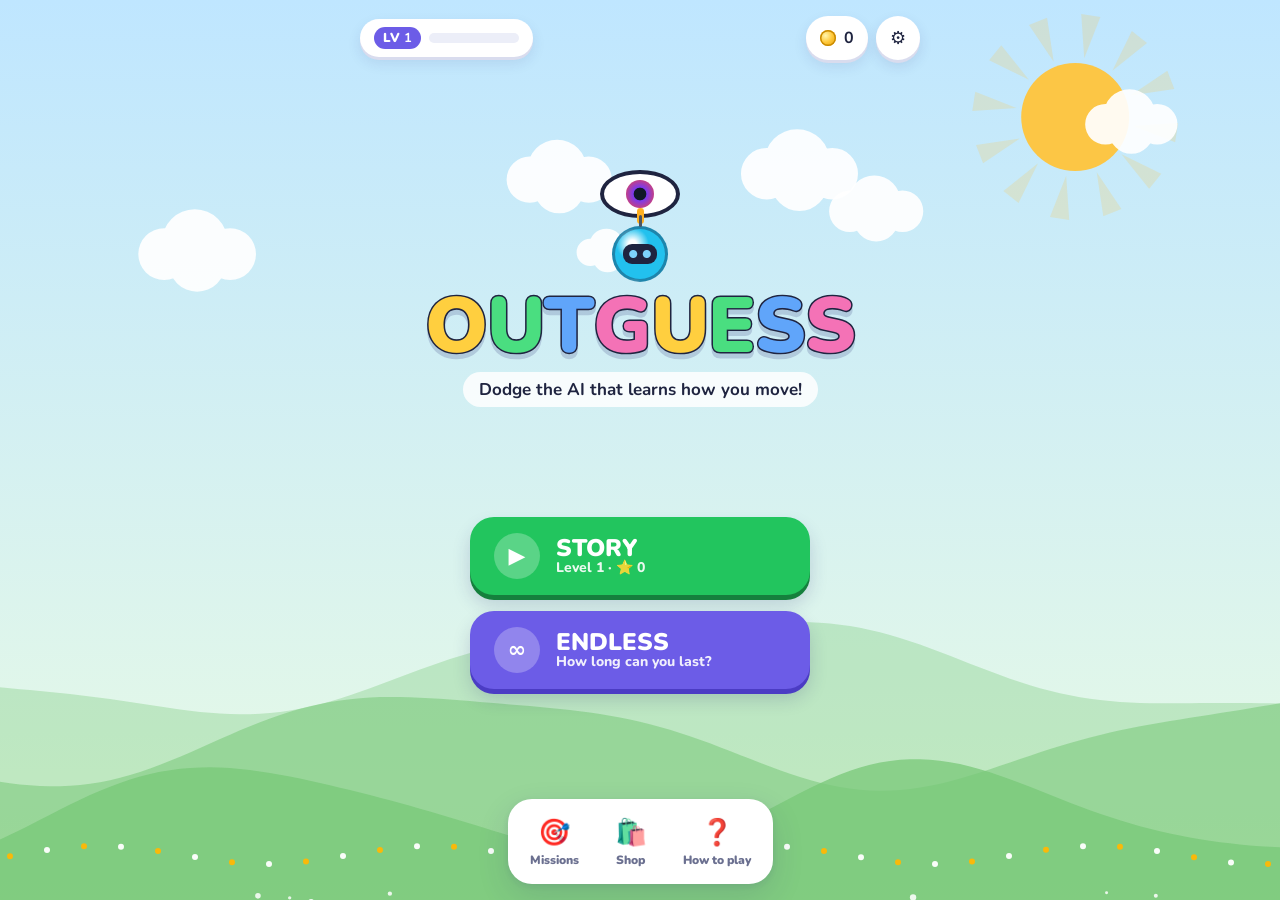
<file: index.html>
<!doctype html>
<html lang="en">
  <head>
    <meta charset="UTF-8" />
    <meta name="viewport" content="width=device-width, initial-scale=1, maximum-scale=1, user-scalable=no, viewport-fit=cover" />
    <meta name="theme-color" content="#bfe6ff" />
    <title>OUTGUESS: Can you fool the AI?</title>
    <meta name="description" content="A free browser game: an AI learns how you move and shoots where it thinks you'll go. Surprise it, dodge its lasers, collect gems." />
    <meta property="og:title" content="OUTGUESS: Can you fool the AI?" />
    <meta property="og:description" content="An AI learns how you move and shoots where it thinks you'll go. 50 levels, free in your browser, no login." />
    <meta property="og:image" content="https://bhupendra05.github.io/outguess/og.png" />
    <meta property="og:image:width" content="1200" />
    <meta property="og:image:height" content="627" />
    <meta property="og:url" content="https://bhupendra05.github.io/outguess/" />
    <meta property="og:type" content="website" />
    <meta name="twitter:card" content="summary_large_image" />
    <script type="module" crossorigin src="./assets/index-EPT1eIA_.js"></script>
  </head>
  <body>
    <canvas id="game"></canvas>

    <!-- IN-GAME HUD -->
    <div id="hud" class="hidden">
      <div class="hud-top">
        <div class="hearts" id="hud-hearts"></div>
        <div class="hud-stats">
          <span class="pill"><em>⏱️</em><b id="hud-time">0:00</b></span>
          <span class="pill"><em>💎</em><b id="hud-gems">0</b></span>
          <span class="pill"><em>🧠</em><b id="hud-fooled">0</b></span>
          <span class="pill score"><em>⭐</em><b id="hud-score">0</b></span>
        </div>
        <button id="hud-pause" class="round-btn" aria-label="Pause">❚❚</button>
      </div>
      <div class="goal hidden" id="hud-goal">
        <span id="hud-goal-text">💎 Gems</span>
        <span class="goal-bar"><i id="hud-goal-bar"></i></span>
        <b id="hud-goal-num">0/3</b>
      </div>
      <div class="combo hidden" id="hud-combo">COMBO ×2</div>
    </div>

    <!-- TUTORIAL COACH -->
    <div id="coach" class="hidden" role="status">
      <div class="coach-bot">🤖</div>
      <div>
        <span class="coach-step"></span>
        <p class="coach-text"></p>
      </div>
    </div>

    <!-- HOME -->
    <section id="home" class="screen">
      <header class="topbar">
        <div class="chip level-chip"><span class="lvl">LV <b id="m-level">1</b></span><span class="bar"><i id="m-level-bar"></i></span></div>
        <div class="row tight">
          <button class="chip" id="m-coins-btn"><i class="coin"></i><b id="m-coins">0</b></button>
          <button class="round-btn" id="open-settings" aria-label="Settings">⚙️</button>
        </div>
      </header>

      <div class="logo pop">
        <div class="mascot"><div class="eye-mini"></div><div class="pip"></div></div>
        <h1 class="title"><span>O</span><span>U</span><span>T</span><span>G</span><span>U</span><span>E</span><span>S</span><span>S</span></h1>
        <p class="tagline">Dodge the AI that learns how you move!</p>
      </div>

      <div class="home-buttons">
        <button id="play-story" class="btn big primary pop d1">
          <span class="btn-icon">▶</span>
          <span class="btn-text">STORY<small id="m-story-sub">Level 1</small></span>
        </button>
        <button id="play-endless" class="btn big secondary pop d2">
          <span class="btn-icon">∞</span>
          <span class="btn-text">ENDLESS<small id="m-endless-sub">Best 0</small></span>
        </button>
      </div>

      <nav class="bottom-nav pop d3">
        <button id="open-missions"><span>🎯</span>Missions<em id="m-missions-badge" class="badge hidden">!</em></button>
        <button id="open-shop"><span>🛍️</span>Shop</button>
        <button id="open-guide"><span>❓</span>How to play</button>
      </nav>
    </section>

    <!-- STORY MAP -->
    <section id="map" class="screen scroll">
      <header class="sub-header">
        <button class="round-btn back" aria-label="Back">←</button>
        <h2>Story</h2>
        <span class="chip"><em>⭐</em><b id="map-stars">0</b></span>
      </header>
      <div id="map-list" class="map-list"></div>
    </section>

    <!-- LEVEL INTRO -->
    <section id="intro" class="screen">
      <div class="card intro-card pop">
        <p class="kicker" id="i-chapter">Chapter 1 · Sunny Meadow</p>
        <div id="i-story" class="story hidden"></div>
        <h2 id="i-title">Level 1</h2>
        <canvas id="i-board" width="360" height="200"></canvas>
        <p class="shape-name" id="i-shape">Hexagon board</p>
        <div class="goal-box"><span id="i-goal-icon">💎</span><b id="i-goal">Collect 3 gems</b></div>
        <ul class="star-rules">
          <li><span>⭐</span>Finish the goal</li>
          <li><span>⭐⭐</span>Lose at most 1 life</li>
          <li><span>⭐⭐⭐</span>Don't get hit at all</li>
        </ul>
        <button id="i-play" class="btn primary wide">PLAY ▶</button>
        <button class="link back">Back to map</button>
      </div>
    </section>

    <!-- WIN -->
    <section id="win" class="screen">
      <div class="card result-card">
        <p class="kicker" id="w-level">Level 1</p>
        <h2 class="win-title">Level Complete!</h2>
        <div class="stars" id="w-stars"><span>★</span><span>★</span><span>★</span></div>
        <div class="proof" id="w-proof"></div>
        <p class="reward-line" id="w-coins"></p>
        <button id="w-next" class="btn primary wide">NEXT LEVEL ▶</button>
        <div class="row">
          <button id="w-replay" class="btn ghost">↻ Replay</button>
          <button id="w-map" class="btn ghost">🗺️ Map</button>
        </div>
      </div>
    </section>

    <!-- LOSE (story) -->
    <section id="lose" class="screen">
      <div class="card result-card">
        <p class="kicker" id="l-level">Level 1</p>
        <h2 class="lose-title">Out of lives!</h2>
        <p class="sub" id="l-progress">You collected 2 of 3 gems</p>
        <div class="proof" id="l-proof"></div>
        <p class="taunt" id="l-taunt"></p>
        <button id="l-revive" class="btn gold wide hidden">❤️ Extra life (watch ad)</button>
        <button id="l-retry" class="btn primary wide">TRY AGAIN ↻</button>
        <button id="l-map" class="btn ghost">🗺️ Map</button>
      </div>
    </section>

    <!-- GAME OVER (endless) -->
    <section id="over" class="screen scroll">
      <div class="card result-card">
        <h2 class="lose-title">Game Over</h2>
        <p class="sub" id="o-why">The AI caught you — out of lives!</p>
        <div class="big-score"><span id="o-score">0</span><small>SCORE</small></div>
        <p class="best" id="o-best"></p>
        <div class="proof" id="o-proof"></div>
        <p class="taunt" id="o-taunt"></p>
        <div class="coins-box">
          <ul id="o-lines"></ul>
          <div class="total"><span>Coins earned</span><b><i class="coin"></i> <span id="o-total">0</span></b></div>
          <div class="level"><span class="lvl">LV <b id="o-level">1</b></span><span class="bar"><i id="o-level-bar"></i></span><span id="o-levelup" class="levelup hidden">LEVEL UP!</span></div>
        </div>
        <div class="row">
          <button id="revive" class="btn gold hidden">❤️ Extra life (ad)</button>
          <button id="double" class="btn gold hidden">✖2 Coins (ad)</button>
        </div>
        <button id="again" class="btn primary wide">PLAY AGAIN ↻</button>
        <div class="row">
          <button id="share" class="btn ghost">📤 Share</button>
          <button id="home-btn" class="btn ghost">🏠 Home</button>
        </div>
        <p class="toast hidden" id="toast"></p>
      </div>
    </section>

    <!-- PAUSE -->
    <section id="paused" class="screen">
      <div class="card small-card pop">
        <h2>Paused</h2>
        <button id="resume" class="btn primary wide">RESUME ▶</button>
        <button id="p-sound" class="btn ghost wide">🔊 Sound: On</button>
        <button id="quit" class="btn ghost wide">End game</button>
      </div>
    </section>

    <!-- SETTINGS -->
    <section id="settings" class="screen">
      <div class="card small-card pop">
        <h2>Settings</h2>
        <div class="set-row"><span>🔊 Sound effects</span><button class="switch" id="mute" role="switch"><i></i></button></div>
        <div class="set-row"><span>🎵 Music</span><button class="switch" id="music" role="switch"><i></i></button></div>
        <div class="set-row"><span>📳 Vibration</span><button class="switch" id="vibe" role="switch"><i></i></button></div>
        <div class="set-row"><span>🧠 AI memory</span><button id="wipe" class="btn ghost small">Reset</button></div>
        <button class="btn primary wide back">DONE</button>
      </div>
    </section>

    <!-- HOW TO PLAY -->
    <section id="guide" class="screen">
      <div class="card guide-card pop" id="g-card">
        <p class="kicker" id="g-kicker">How to play</p>
        <div class="art" id="g-art"></div>
        <h2 id="g-title"></h2>
        <p id="g-text"></p>
        <div class="dots" id="g-dots"></div>
        <div class="row">
          <button id="g-prev" class="btn ghost">◀</button>
          <button id="g-next" class="btn primary">NEXT</button>
        </div>
      </div>
    </section>

    <!-- MISSIONS -->
    <section id="missions" class="screen scroll">
      <header class="sub-header">
        <button class="round-btn back" aria-label="Back">←</button>
        <h2>Missions</h2>
        <span></span>
      </header>
      <p class="sub">Complete missions to earn bonus coins</p>
      <ul id="mission-list" class="list"></ul>
    </section>

    <!-- SHOP -->
    <section id="shop" class="screen scroll">
      <header class="sub-header">
        <button class="round-btn back" aria-label="Back">←</button>
        <h2>Shop</h2>
        <span class="chip"><i class="coin"></i><b id="s-coins">0</b></span>
      </header>
      <div class="tabs" id="shop-tabs">
        <button data-tab="carpets">Boards</button>
        <button data-tab="skins">Robots</button>
        <button data-tab="worlds">Worlds</button>
      </div>
      <p class="sub" id="shop-hint"></p>
      <div id="shop-grid" class="shop-grid"></div>
    </section>

    <!-- DAILY REWARD -->
    <section id="daily" class="screen">
      <div class="card small-card pop">
        <p class="kicker">Daily reward</p>
        <h2>Day <span id="d-day">1</span> 🎁</h2>
        <div id="d-strip" class="strip"></div>
        <p class="sub">Come back every day. Day 7 pays the most!</p>
        <button id="d-claim" class="btn gold wide">CLAIM <i class="coin"></i> <span id="d-amt">10</span></button>
      </div>
    </section>

    <div id="flyer" class="flyer hidden"></div>

  </body>
</html>
</file>
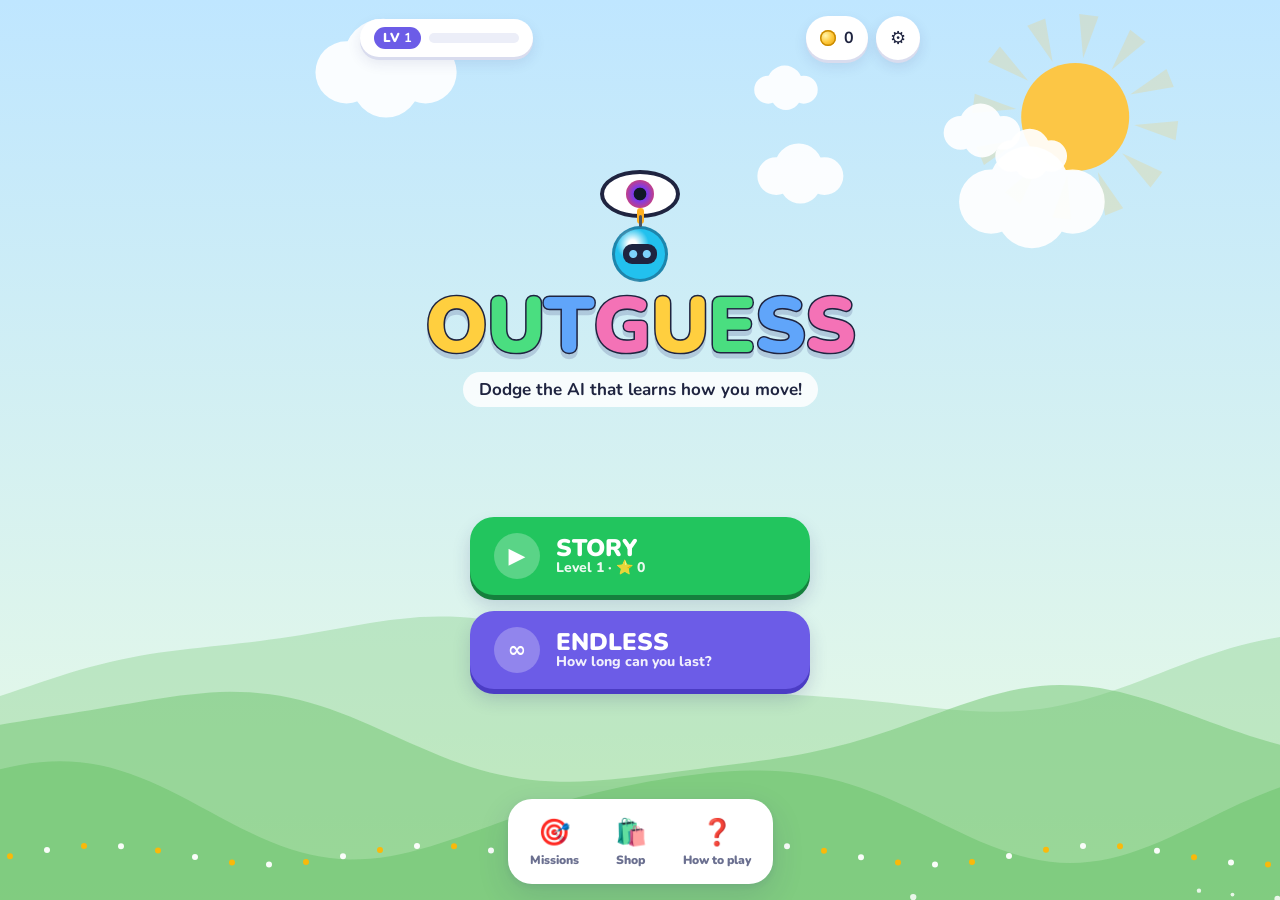
<file: press/cg-build/index.html>
<!doctype html>
<html lang="en">
  <head>
    <meta charset="UTF-8" />
    <meta name="viewport" content="width=device-width, initial-scale=1, maximum-scale=1, user-scalable=no, viewport-fit=cover" />
    <meta name="theme-color" content="#bfe6ff" />
    <title>OUTGUESS: Can you fool the AI?</title>
    <meta name="description" content="A free browser game: an AI learns how you move and shoots where it thinks you'll go. Surprise it, dodge its lasers, collect gems." />
    <meta property="og:title" content="OUTGUESS: Can you fool the AI?" />
    <meta property="og:description" content="An AI learns how you move and shoots where it thinks you'll go. 50 levels, free in your browser, no login." />
    <meta property="og:image" content="https://bhupendra05.github.io/outguess/og.png" />
    <meta property="og:image:width" content="1200" />
    <meta property="og:image:height" content="627" />
    <meta property="og:url" content="https://bhupendra05.github.io/outguess/" />
    <meta property="og:type" content="website" />
    <meta name="twitter:card" content="summary_large_image" />
    <script type="module" crossorigin src="./assets/index-CMmEZ6H0.js"></script>
    <link rel="stylesheet" crossorigin href="./assets/index-DUHYi4Go.css">
  </head>
  <body>
    <canvas id="game"></canvas>

    <!-- IN-GAME HUD -->
    <div id="hud" class="hidden">
      <div class="hud-top">
        <div class="hearts" id="hud-hearts"></div>
        <div class="hud-stats">
          <span class="pill"><em>⏱️</em><b id="hud-time">0:00</b></span>
          <span class="pill"><em>💎</em><b id="hud-gems">0</b></span>
          <span class="pill"><em>🧠</em><b id="hud-fooled">0</b></span>
          <span class="pill score"><em>⭐</em><b id="hud-score">0</b></span>
        </div>
        <button id="hud-pause" class="round-btn" aria-label="Pause">❚❚</button>
      </div>
      <div class="goal hidden" id="hud-goal">
        <span id="hud-goal-text">💎 Gems</span>
        <span class="goal-bar"><i id="hud-goal-bar"></i></span>
        <b id="hud-goal-num">0/3</b>
      </div>
      <div class="combo hidden" id="hud-combo">COMBO ×2</div>
    </div>

    <!-- TUTORIAL COACH -->
    <div id="coach" class="hidden" role="status">
      <div class="coach-bot">🤖</div>
      <div>
        <span class="coach-step"></span>
        <p class="coach-text"></p>
      </div>
    </div>

    <!-- HOME -->
    <section id="home" class="screen">
      <header class="topbar">
        <div class="chip level-chip"><span class="lvl">LV <b id="m-level">1</b></span><span class="bar"><i id="m-level-bar"></i></span></div>
        <div class="row tight">
          <button class="chip" id="m-coins-btn"><i class="coin"></i><b id="m-coins">0</b></button>
          <button class="round-btn" id="open-settings" aria-label="Settings">⚙️</button>
        </div>
      </header>

      <div class="logo pop">
        <div class="mascot"><div class="eye-mini"></div><div class="pip"></div></div>
        <h1 class="title"><span>O</span><span>U</span><span>T</span><span>G</span><span>U</span><span>E</span><span>S</span><span>S</span></h1>
        <p class="tagline">Dodge the AI that learns how you move!</p>
      </div>

      <div class="home-buttons">
        <button id="play-story" class="btn big primary pop d1">
          <span class="btn-icon">▶</span>
          <span class="btn-text">STORY<small id="m-story-sub">Level 1</small></span>
        </button>
        <button id="play-endless" class="btn big secondary pop d2">
          <span class="btn-icon">∞</span>
          <span class="btn-text">ENDLESS<small id="m-endless-sub">Best 0</small></span>
        </button>
      </div>

      <nav class="bottom-nav pop d3">
        <button id="open-missions"><span>🎯</span>Missions<em id="m-missions-badge" class="badge hidden">!</em></button>
        <button id="open-shop"><span>🛍️</span>Shop</button>
        <button id="open-guide"><span>❓</span>How to play</button>
      </nav>
    </section>

    <!-- STORY MAP -->
    <section id="map" class="screen scroll">
      <header class="sub-header">
        <button class="round-btn back" aria-label="Back">←</button>
        <h2>Story</h2>
        <span class="chip"><em>⭐</em><b id="map-stars">0</b></span>
      </header>
      <div id="map-list" class="map-list"></div>
    </section>

    <!-- LEVEL INTRO -->
    <section id="intro" class="screen">
      <div class="card intro-card pop">
        <p class="kicker" id="i-chapter">Chapter 1 · Sunny Meadow</p>
        <div id="i-story" class="story hidden"></div>
        <h2 id="i-title">Level 1</h2>
        <canvas id="i-board" width="360" height="200"></canvas>
        <p class="shape-name" id="i-shape">Hexagon board</p>
        <div class="goal-box"><span id="i-goal-icon">💎</span><b id="i-goal">Collect 3 gems</b></div>
        <ul class="star-rules">
          <li><span>⭐</span>Finish the goal</li>
          <li><span>⭐⭐</span>Lose at most 1 life</li>
          <li><span>⭐⭐⭐</span>Don't get hit at all</li>
        </ul>
        <button id="i-play" class="btn primary wide">PLAY ▶</button>
        <button class="link back">Back to map</button>
      </div>
    </section>

    <!-- WIN -->
    <section id="win" class="screen">
      <div class="card result-card">
        <p class="kicker" id="w-level">Level 1</p>
        <h2 class="win-title">Level Complete!</h2>
        <div class="stars" id="w-stars"><span>★</span><span>★</span><span>★</span></div>
        <div class="proof" id="w-proof"></div>
        <p class="reward-line" id="w-coins"></p>
        <button id="w-next" class="btn primary wide">NEXT LEVEL ▶</button>
        <div class="row">
          <button id="w-replay" class="btn ghost">↻ Replay</button>
          <button id="w-map" class="btn ghost">🗺️ Map</button>
        </div>
      </div>
    </section>

    <!-- LOSE (story) -->
    <section id="lose" class="screen">
      <div class="card result-card">
        <p class="kicker" id="l-level">Level 1</p>
        <h2 class="lose-title">Out of lives!</h2>
        <p class="sub" id="l-progress">You collected 2 of 3 gems</p>
        <div class="proof" id="l-proof"></div>
        <p class="taunt" id="l-taunt"></p>
        <button id="l-revive" class="btn gold wide hidden">❤️ Extra life (watch ad)</button>
        <button id="l-retry" class="btn primary wide">TRY AGAIN ↻</button>
        <button id="l-map" class="btn ghost">🗺️ Map</button>
      </div>
    </section>

    <!-- GAME OVER (endless) -->
    <section id="over" class="screen scroll">
      <div class="card result-card">
        <h2 class="lose-title">Game Over</h2>
        <p class="sub" id="o-why">The AI caught you — out of lives!</p>
        <div class="big-score"><span id="o-score">0</span><small>SCORE</small></div>
        <p class="best" id="o-best"></p>
        <div class="proof" id="o-proof"></div>
        <p class="taunt" id="o-taunt"></p>
        <div class="coins-box">
          <ul id="o-lines"></ul>
          <div class="total"><span>Coins earned</span><b><i class="coin"></i> <span id="o-total">0</span></b></div>
          <div class="level"><span class="lvl">LV <b id="o-level">1</b></span><span class="bar"><i id="o-level-bar"></i></span><span id="o-levelup" class="levelup hidden">LEVEL UP!</span></div>
        </div>
        <div class="row">
          <button id="revive" class="btn gold hidden">❤️ Extra life (ad)</button>
          <button id="double" class="btn gold hidden">✖2 Coins (ad)</button>
        </div>
        <button id="again" class="btn primary wide">PLAY AGAIN ↻</button>
        <div class="row">
          <button id="share" class="btn ghost">📤 Share</button>
          <button id="home-btn" class="btn ghost">🏠 Home</button>
        </div>
        <p class="toast hidden" id="toast"></p>
      </div>
    </section>

    <!-- PAUSE -->
    <section id="paused" class="screen">
      <div class="card small-card pop">
        <h2>Paused</h2>
        <button id="resume" class="btn primary wide">RESUME ▶</button>
        <button id="p-sound" class="btn ghost wide">🔊 Sound: On</button>
        <button id="quit" class="btn ghost wide">End game</button>
      </div>
    </section>

    <!-- SETTINGS -->
    <section id="settings" class="screen">
      <div class="card small-card pop">
        <h2>Settings</h2>
        <div class="set-row"><span>🔊 Sound effects</span><button class="switch" id="mute" role="switch"><i></i></button></div>
        <div class="set-row"><span>🎵 Music</span><button class="switch" id="music" role="switch"><i></i></button></div>
        <div class="set-row"><span>📳 Vibration</span><button class="switch" id="vibe" role="switch"><i></i></button></div>
        <div class="set-row"><span>🧠 AI memory</span><button id="wipe" class="btn ghost small">Reset</button></div>
        <button class="btn primary wide back">DONE</button>
      </div>
    </section>

    <!-- HOW TO PLAY -->
    <section id="guide" class="screen">
      <div class="card guide-card pop" id="g-card">
        <p class="kicker" id="g-kicker">How to play</p>
        <div class="art" id="g-art"></div>
        <h2 id="g-title"></h2>
        <p id="g-text"></p>
        <div class="dots" id="g-dots"></div>
        <div class="row">
          <button id="g-prev" class="btn ghost">◀</button>
          <button id="g-next" class="btn primary">NEXT</button>
        </div>
      </div>
    </section>

    <!-- MISSIONS -->
    <section id="missions" class="screen scroll">
      <header class="sub-header">
        <button class="round-btn back" aria-label="Back">←</button>
        <h2>Missions</h2>
        <span></span>
      </header>
      <p class="sub">Complete missions to earn bonus coins</p>
      <ul id="mission-list" class="list"></ul>
    </section>

    <!-- SHOP -->
    <section id="shop" class="screen scroll">
      <header class="sub-header">
        <button class="round-btn back" aria-label="Back">←</button>
        <h2>Shop</h2>
        <span class="chip"><i class="coin"></i><b id="s-coins">0</b></span>
      </header>
      <div class="tabs" id="shop-tabs">
        <button data-tab="carpets">Boards</button>
        <button data-tab="skins">Robots</button>
        <button data-tab="worlds">Worlds</button>
      </div>
      <p class="sub" id="shop-hint"></p>
      <div id="shop-grid" class="shop-grid"></div>
    </section>

    <!-- DAILY REWARD -->
    <section id="daily" class="screen">
      <div class="card small-card pop">
        <p class="kicker">Daily reward</p>
        <h2>Day <span id="d-day">1</span> 🎁</h2>
        <div id="d-strip" class="strip"></div>
        <p class="sub">Come back every day. Day 7 pays the most!</p>
        <button id="d-claim" class="btn gold wide">CLAIM <i class="coin"></i> <span id="d-amt">10</span></button>
      </div>
    </section>

    <div id="flyer" class="flyer hidden"></div>

  </body>
</html>
</file>
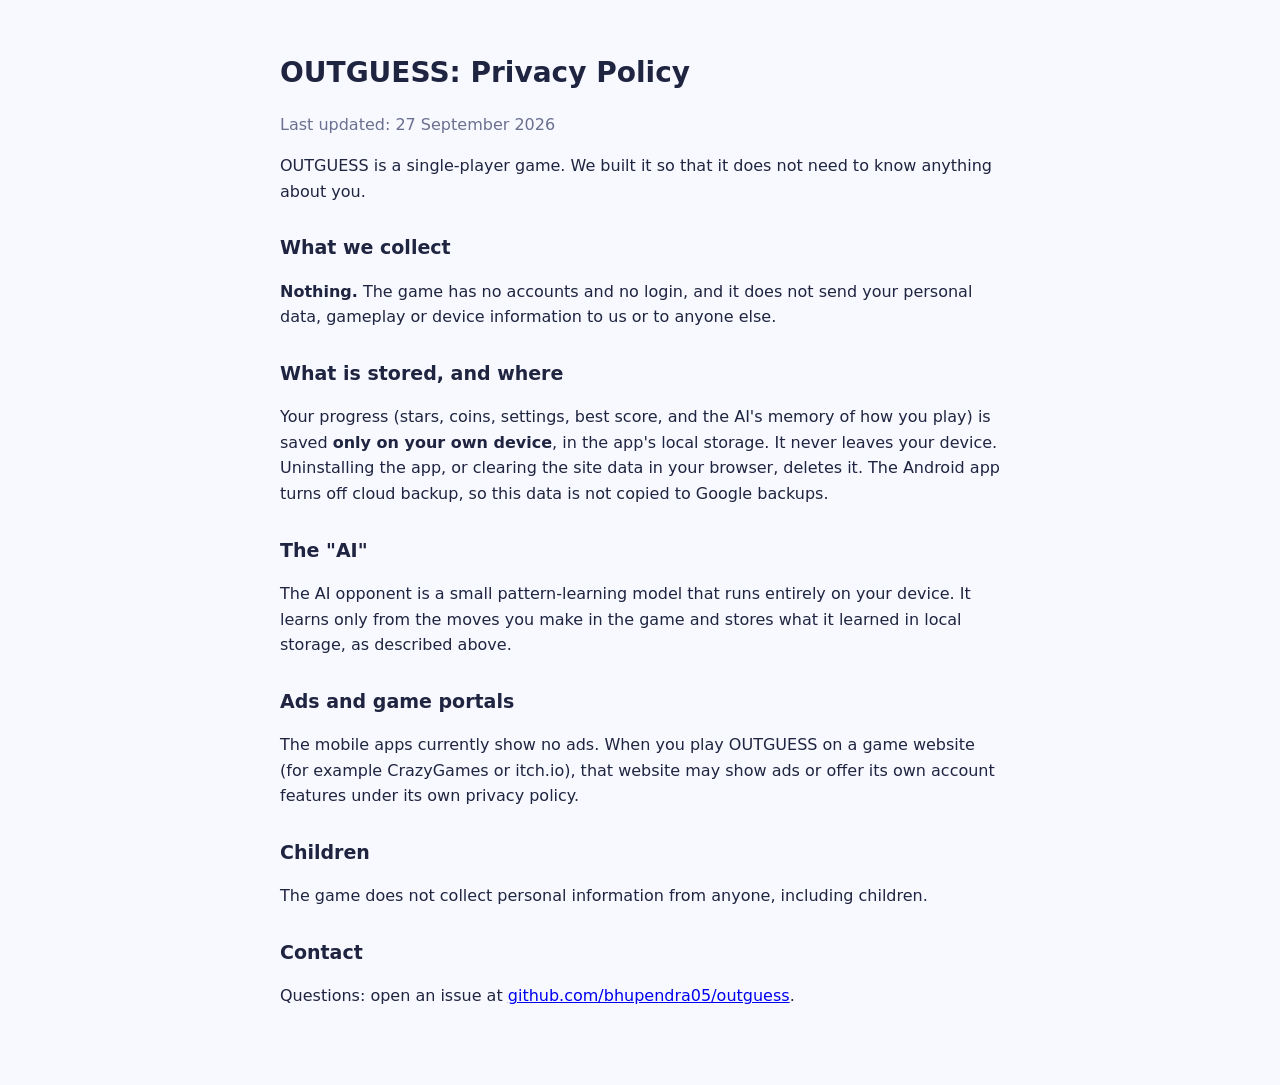
<file: privacy.html>
<!doctype html>
<html lang="en">
<head>
<meta charset="utf-8" />
<meta name="viewport" content="width=device-width, initial-scale=1" />
<title>OUTGUESS: Privacy Policy</title>
<style>
  body { font-family: system-ui, -apple-system, "Segoe UI", sans-serif; max-width: 720px; margin: 0 auto; padding: 32px 20px 60px; line-height: 1.6; color: #1f2440; background: #f7f9ff; }
  h1 { font-size: 28px; margin-bottom: 4px; }
  h2 { font-size: 19px; margin-top: 28px; }
  .muted { color: #6b7090; }
</style>
</head>
<body>
<h1>OUTGUESS: Privacy Policy</h1>
<p class="muted">Last updated: 27 September 2026</p>

<p>OUTGUESS is a single-player game. We built it so that it does not need to know anything about you.</p>

<h2>What we collect</h2>
<p><strong>Nothing.</strong> The game has no accounts and no login, and it does not send your personal data, gameplay or device information to us or to anyone else.</p>

<h2>What is stored, and where</h2>
<p>Your progress (stars, coins, settings, best score, and the AI's memory of how you play) is saved <strong>only on your own device</strong>, in the app's local storage. It never leaves your device. Uninstalling the app, or clearing the site data in your browser, deletes it. The Android app turns off cloud backup, so this data is not copied to Google backups.</p>

<h2>The "AI"</h2>
<p>The AI opponent is a small pattern-learning model that runs entirely on your device. It learns only from the moves you make in the game and stores what it learned in local storage, as described above.</p>

<h2>Ads and game portals</h2>
<p>The mobile apps currently show no ads. When you play OUTGUESS on a game website (for example CrazyGames or itch.io), that website may show ads or offer its own account features under its own privacy policy.</p>

<h2>Children</h2>
<p>The game does not collect personal information from anyone, including children.</p>

<h2>Contact</h2>
<p>Questions: open an issue at <a href="https://github.com/bhupendra05/outguess/issues">github.com/bhupendra05/outguess</a>.</p>
</body>
</html>
</file>
<file: press/cg-build/assets/index-DUHYi4Go.css>
@font-face{font-family:Nunito;font-style:normal;font-display:swap;font-weight:700;src:url(./nunito-latin-700-normal-Dort48En.woff2) format("woff2"),url(./nunito-latin-700-normal-OcDqTBcA.woff) format("woff")}@font-face{font-family:Nunito;font-style:normal;font-display:swap;font-weight:800;src:url(./nunito-latin-800-normal-Dz8SOQK_.woff2) format("woff2"),url(./nunito-latin-800-normal-D-J0wlBY.woff) format("woff")}@font-face{font-family:Nunito;font-style:normal;font-display:swap;font-weight:900;src:url(./nunito-latin-900-normal-BVB1fGs6.woff2) format("woff2"),url(./nunito-latin-900-normal-CVn49sIn.woff) format("woff")}:root{--accent: 46, 170, 90;--accent2: 255, 183, 3;--top: #bfe6ff;--bottom: #eafbe4;--ink: #1f2440;--muted: #6b7090;--card: #ffffff;--line: #e7e9f5;--primary: #6c5ce7;--primary-dark: #4b3cc4;--green: #22c55e;--green-dark: #15803d;--gold: #ffb020;--gold-dark: #d98a00;--red: #ef4444;--font: "Nunito", system-ui, -apple-system, sans-serif;--ease: cubic-bezier(.2, .9, .3, 1.3);--shadow: 0 12px 32px rgba(40, 40, 110, .14), 0 2px 6px rgba(40, 40, 110, .08)}*{box-sizing:border-box;-webkit-tap-highlight-color:transparent}html,body{margin:0;height:100%;overflow:hidden;background:var(--top);color:var(--ink);font-family:var(--font);font-weight:700;user-select:none;-webkit-user-select:none;touch-action:none;overscroll-behavior:none}canvas#game{display:block;position:fixed;inset:0}.hidden{display:none!important}h1,h2,h3{margin:0;font-weight:900;letter-spacing:-.01em}h2{font-size:30px}.kicker{margin:0;color:var(--muted);font-size:13px;font-weight:800;text-transform:uppercase;letter-spacing:.08em}.sub{margin:0;color:var(--muted);font-size:15px}.row{display:flex;gap:10px;justify-content:center;flex-wrap:wrap}.row.tight{gap:8px}.screen{position:fixed;inset:0;display:flex;flex-direction:column;align-items:center;justify-content:center;gap:14px;padding:max(16px,env(safe-area-inset-top)) 16px max(16px,env(safe-area-inset-bottom));text-align:center;background:#ffffff59;backdrop-filter:blur(3px);animation:fade-in .25s ease-out}.screen>*{flex-shrink:0}.screen.scroll{justify-content:flex-start;overflow-y:auto;touch-action:pan-y}#home{background:none;backdrop-filter:none;justify-content:space-between}.card{width:min(420px,100%);background:var(--card);border-radius:28px;padding:22px 20px;box-shadow:var(--shadow);display:flex;flex-direction:column;align-items:center;gap:12px}.small-card{width:min(360px,100%)}button{font-family:var(--font);font-weight:900;cursor:pointer;border:0;color:var(--ink);background:none;transition:transform .12s var(--ease),filter .15s}button:active{transform:scale(.95)}.btn{--c: var(--primary);--d: var(--primary-dark);padding:14px 22px;border-radius:18px;font-size:17px;color:#fff;background:var(--c);box-shadow:0 5px 0 var(--d),0 10px 18px #28286e2e;position:relative;overflow:hidden}.btn:active{transform:translateY(4px);box-shadow:0 1px 0 var(--d),0 4px 8px #28286e2e}.btn.primary{--c: var(--green);--d: var(--green-dark)}.btn.secondary{--c: var(--primary);--d: var(--primary-dark)}.btn.gold{--c: var(--gold);--d: var(--gold-dark);color:#3b2400}.btn.ghost{--c: #f1f3fb;--d: #d9dcee;color:var(--ink);box-shadow:0 4px 0 var(--d)}.btn.small{padding:8px 14px;font-size:14px}.btn.wide{width:100%}.btn.big{display:flex;align-items:center;gap:16px;width:min(340px,86vw);padding:16px 24px;font-size:24px;border-radius:24px;text-align:left}.btn-icon{width:46px;height:46px;border-radius:50%;display:grid;place-items:center;background:#ffffff40;font-size:22px}.btn-text{display:flex;flex-direction:column;line-height:1.05}.btn-text small{font-size:14px;font-weight:800;opacity:.9}.btn.big:after,.btn.primary:after{content:"";position:absolute;inset:0;background:linear-gradient(110deg,transparent 35%,rgba(255,255,255,.45) 50%,transparent 65%);transform:translate(-120%);animation:shine 3.2s ease-in-out infinite;pointer-events:none}#play-story{animation:pop-in .5s var(--ease) .08s both,wiggle 3s ease-in-out 1.5s infinite}.round-btn{width:44px;height:44px;border-radius:50%;background:#fff;box-shadow:0 3px #d9dcee,0 6px 14px #28286e1f;font-size:18px;display:grid;place-items:center}.link{color:var(--muted);font-size:15px;text-decoration:underline;padding:4px}.chip{display:flex;align-items:center;gap:8px;padding:8px 14px;border-radius:999px;background:#fff;box-shadow:0 3px #d9dcee,0 6px 14px #28286e1a;font-size:16px;font-weight:900}.chip em{font-style:normal}.coin{display:inline-block;width:1em;height:1em;border-radius:50%;vertical-align:-.14em;background:radial-gradient(circle at 35% 35%,#fff6b0,#ffc93c 45%,#e09a00);box-shadow:inset 0 0 0 .09em #c98a00;animation:coin-spin 3s ease-in-out infinite}.topbar{width:100%;max-width:560px;display:flex;justify-content:space-between;align-items:center;animation:pop-in .4s var(--ease) both}.lvl{background:var(--primary);color:#fff;border-radius:999px;padding:2px 9px;font-size:13px}.bar{display:inline-block;width:90px;height:10px;border-radius:99px;background:#eceef8;overflow:hidden}.bar i{display:block;height:100%;width:0;border-radius:99px;background:linear-gradient(90deg,#7c6cf0,#22c1ee);transition:width 1.1s var(--ease)}.logo{display:flex;flex-direction:column;align-items:center;gap:6px}.title{font-size:clamp(46px,13vw,78px);line-height:1;display:flex;filter:drop-shadow(0 5px 0 rgba(40,40,110,.18))}.title span{display:inline-block;color:#ffcf3f;-webkit-text-stroke:3px var(--ink);paint-order:stroke fill;animation:bounce-letter 2.4s ease-in-out infinite}.title span:nth-child(2){color:#4ade80;animation-delay:.08s}.title span:nth-child(3){color:#60a5fa;animation-delay:.16s}.title span:nth-child(4){color:#f472b6;animation-delay:.24s}.title span:nth-child(5){color:#ffcf3f;animation-delay:.32s}.title span:nth-child(6){color:#4ade80;animation-delay:.4s}.title span:nth-child(7){color:#60a5fa;animation-delay:.48s}.title span:nth-child(8){color:#f472b6;animation-delay:.56s}.tagline{margin:0;font-size:17px;color:var(--ink);background:#ffffffd9;border-radius:999px;padding:6px 16px}.mascot{position:relative;width:150px;height:112px}.eye-mini{position:absolute;left:50%;top:0;width:80px;height:48px;margin-left:-40px;background:#fff;border:4px solid var(--ink);border-radius:50%;overflow:hidden;animation:blink 4s infinite}.eye-mini:after{content:"";position:absolute;top:50%;left:50%;width:28px;height:28px;margin:-14px 0 0 -14px;border-radius:50%;background:radial-gradient(circle at 50% 50%,#111827 30%,#7c3aed 34%,#ef4444 95%);animation:look 3s ease-in-out infinite}.pip{position:absolute;left:50%;bottom:0;width:56px;height:56px;margin-left:-28px;border-radius:50%;background:radial-gradient(circle at 35% 30%,#fff 8%,#22c1ee 34%);border:3px solid rgba(20,20,50,.35);animation:hop 1.2s ease-in-out infinite}.pip:before{content:"";position:absolute;left:8px;right:8px;top:15px;height:20px;border-radius:9px;background:radial-gradient(circle at 30% 50%,#7dd3fc 3.5px,transparent 4.5px),radial-gradient(circle at 70% 50%,#7dd3fc 3.5px,transparent 4.5px),#1f2440}.pip:after{content:"";position:absolute;left:50%;top:-14px;width:3px;height:12px;margin-left:-1.5px;background:#4b5563;box-shadow:0 -5px 0 2px #ffb020;border-radius:2px}.home-buttons{display:flex;flex-direction:column;gap:16px;align-items:center}.bottom-nav{display:flex;gap:8px;background:#fff;border-radius:24px;padding:8px;box-shadow:var(--shadow)}.bottom-nav button{position:relative;display:flex;flex-direction:column;align-items:center;gap:2px;padding:8px 14px;border-radius:16px;font-size:12px;color:var(--muted)}.bottom-nav button span{font-size:26px}.bottom-nav button:hover{background:#f3f4fb}.badge{position:absolute;top:2px;right:8px;width:20px;height:20px;border-radius:50%;background:var(--red);color:#fff;font-style:normal;font-size:12px;line-height:20px;animation:pulse 1.2s infinite}.sub-header{width:min(560px,100%);display:grid;grid-template-columns:44px 1fr auto;align-items:center;gap:10px;padding:4px 0}.sub-header h2{font-size:26px}.map-list{width:min(460px,100%);display:flex;flex-direction:column;gap:18px;padding-bottom:30px}.chapter{border-radius:26px;padding:16px 12px 18px;box-shadow:var(--shadow);background:#fff;animation:pop-in .45s var(--ease) both}.chapter h3{font-size:20px}.chapter .ch-sub{color:var(--muted);font-size:13px;margin:2px 0 12px}.chapter.locked{opacity:.55}.path{display:grid;grid-template-columns:repeat(5,1fr);gap:14px 6px}.node{display:flex;flex-direction:column;align-items:center;gap:3px}.node button{width:54px;height:54px;border-radius:50%;font-size:20px;color:#fff;background:rgb(var(--c));box-shadow:0 4px #0003,0 8px 14px #28286e26}.node.boss button{font-size:24px}.node.locked button{background:#d5d8e8;color:#9097b8}.node.current button{animation:pulse-ring 1.4s infinite}.node .st{font-size:12px;letter-spacing:1px;color:#d5d8e8;height:14px}.node .st b{color:#ffb020}#i-board{width:100%;max-width:340px;height:auto;border-radius:18px}.story{background:#f5f3ff;border-radius:18px;padding:12px 14px;font-size:15px;line-height:1.45;text-align:left;color:#3f3a78}.story p{margin:0 0 6px;opacity:0;animation:slide-in .4s var(--ease) forwards}.shape-name{margin:-4px 0 0;color:var(--muted);font-size:13px}.goal-box{display:flex;gap:10px;align-items:center;font-size:20px;background:#fff7e0;border-radius:16px;padding:10px 16px}.star-rules{list-style:none;margin:0;padding:0;font-size:13px;color:var(--muted);display:flex;flex-direction:column;gap:2px}.star-rules span{display:inline-block;width:56px;text-align:right;margin-right:8px}.result-card{animation:pop-in .5s var(--ease) both}.win-title{color:var(--green-dark);font-size:34px;animation:tada .9s var(--ease) both}.lose-title{color:var(--red);font-size:32px;animation:shake-x .5s both}.stars{display:flex;gap:8px;align-items:flex-end;font-size:58px;line-height:1}.stars span{color:#e3e5f1;transform:scale(0)}.stars span.on{color:#ffb020;text-shadow:0 4px 0 #d98a00;animation:star-pop .5s var(--ease) forwards}.stars span.off{animation:star-pop .3s var(--ease) forwards}.stars span:nth-child(2){font-size:74px}.big-score{display:flex;flex-direction:column;line-height:1}.big-score span{font-size:64px;font-weight:900;color:var(--primary)}.big-score small{color:var(--muted);font-size:13px;letter-spacing:.2em}.best{margin:0;font-weight:900;color:var(--gold-dark)}.best.new{color:#fff;background:linear-gradient(90deg,#ff5d8f,#ffb020);border-radius:999px;padding:4px 14px;animation:tada .8s var(--ease) both}.proof{width:100%;background:#f7f8fd;border-radius:18px;padding:10px 14px;font-size:15px}.proof .pl{display:grid;grid-template-columns:24px 1fr auto auto auto;gap:8px;align-items:center;padding:5px 0;border-bottom:1px dashed var(--line);opacity:0;animation:slide-in .35s var(--ease) forwards;text-align:left}.proof .pl .n{font-weight:900}.proof .pl .r{color:var(--muted);font-size:13px}.proof .pl .p{min-width:48px;text-align:right;font-weight:900;color:var(--primary)}.proof .ptotal{display:flex;justify-content:space-between;padding-top:8px;font-size:18px;font-weight:900}.proof .ptotal b{color:var(--primary)}.proof .ai{margin-top:6px;font-size:12px;color:var(--muted);text-align:left;line-height:1.5}.taunt{margin:0;color:var(--muted);font-style:italic;font-size:14px}.reward-line{margin:0;font-weight:900;color:var(--gold-dark)}.coins-box{width:100%;border:2px solid var(--line);border-radius:18px;padding:10px 14px}.coins-box ul{list-style:none;margin:0;padding:0;font-size:14px;text-align:left}.coins-box li{display:flex;justify-content:space-between;padding:3px 0;opacity:0;animation:slide-in .35s var(--ease) forwards}.coins-box li b{color:var(--gold-dark)}.coins-box .total{display:flex;justify-content:space-between;margin:6px 0 8px;font-weight:900}.coins-box .total b{color:var(--gold-dark);font-size:18px}.coins-box .level{display:flex;gap:8px;align-items:center;justify-content:center}.coins-box .bar{width:150px}.levelup{color:var(--green);font-weight:900;animation:tada .8s var(--ease) both}.toast{margin:0;color:var(--primary)}.set-row{width:100%;display:flex;justify-content:space-between;align-items:center;font-size:17px}.switch{width:56px;height:32px;border-radius:99px;background:#d9dcee;padding:3px;display:flex}.switch i{width:26px;height:26px;border-radius:50%;background:#fff;box-shadow:0 2px 4px #0003;transition:transform .25s var(--ease)}.switch.on{background:var(--green)}.switch.on i{transform:translate(24px)}#g-text{margin:0;font-size:17px;line-height:1.45}.art svg{width:220px;height:130px;display:block}.dots{display:flex;gap:6px}.dots i{width:9px;height:9px;border-radius:99px;background:#d9dcee;transition:all .3s var(--ease)}.dots i.on{width:26px;background:var(--primary)}.list{list-style:none;margin:0;padding:0;width:min(460px,100%);display:flex;flex-direction:column;gap:12px}.list li{background:#fff;border-radius:20px;padding:14px 16px;box-shadow:var(--shadow);text-align:left;animation:pop-in .4s var(--ease) both}.mtop{display:flex;justify-content:space-between;gap:10px;font-size:16px}.mtop b{color:var(--gold-dark);white-space:nowrap}.list .bar{display:block;width:100%;margin-top:10px}.mprog{margin-top:4px;font-size:13px;color:var(--muted)}.tabs{display:flex;gap:6px;background:#fff;padding:6px;border-radius:18px;box-shadow:var(--shadow);width:min(460px,100%)}.tabs button{flex:1;padding:10px;border-radius:14px;font-size:15px;color:var(--muted)}.tabs button.on{background:var(--primary);color:#fff}.shop-grid{width:min(460px,100%);display:grid;grid-template-columns:repeat(2,1fr);gap:12px;padding-bottom:24px}.item{display:flex;flex-direction:column;align-items:center;gap:4px;padding:10px 10px 14px;border-radius:22px;background:#fff;box-shadow:var(--shadow);border:3px solid transparent;animation:pop-in .4s var(--ease) both}.item.selected{border-color:var(--green)}.item .preview{width:100%;height:88px;border-radius:16px;display:grid;place-items:center;overflow:hidden}.item .name{font-size:16px}.item .desc{font-size:12px;color:var(--muted);font-weight:700}.item .state{margin-top:4px;font-size:13px;padding:5px 12px;border-radius:99px;background:#f1f3fb}.item .state.use{background:var(--primary);color:#fff}.item .state.inuse{background:#dcfce7;color:var(--green-dark)}.item .state.price{background:#fff4d6;color:var(--gold-dark)}.item .state.lock{background:#eceef8;color:var(--muted)}.orb{width:50px;height:50px;border-radius:50%;background:radial-gradient(circle at 35% 30%,#fff 8%,currentColor 34%);border:3px solid rgba(20,20,50,.3)}.orb.rainbow{background:conic-gradient(#ff5e5e,#ffd84a,#9dff5e,#5ef2ff,#ff5ef2,#ff5e5e);animation:spin 3s linear infinite}.strip{display:grid;grid-template-columns:repeat(7,1fr);gap:5px;width:100%}.strip div{border-radius:12px;background:#f3f4fb;padding:6px 0;font-size:10px;color:var(--muted);display:flex;flex-direction:column;align-items:center;gap:3px}.strip div b{color:var(--gold-dark);font-size:13px}.strip .done{background:#dcfce7}.strip .today{background:#fff4d6;outline:3px solid var(--gold);animation:pulse 1.2s infinite}#hud{position:fixed;inset:0 0 auto;padding:max(10px,env(safe-area-inset-top)) 12px 0;pointer-events:none;z-index:3}.hud-top{display:flex;justify-content:space-between;align-items:center;gap:8px}.hud-top button{pointer-events:auto}.hearts{display:flex;gap:2px;font-size:24px;min-width:80px}.hearts span{display:inline-block;filter:drop-shadow(0 2px 0 rgba(0,0,0,.15))}.hearts span.empty{filter:grayscale(1) opacity(.35)}.hearts span.break{animation:heart-break .7s ease-in forwards}.hud-stats{display:flex;gap:6px;flex-wrap:wrap;justify-content:center}.pill{display:flex;align-items:center;gap:4px;background:#fffffff0;border-radius:999px;padding:4px 10px;font-size:15px;box-shadow:0 3px 8px #28286e1f}.pill em{font-style:normal;font-size:14px}.pill.score{background:var(--primary);color:#fff}.pill.bump{animation:bump .35s var(--ease)}.goal{margin:8px auto 0;width:min(300px,80vw);display:flex;gap:8px;align-items:center;background:#fffffff0;border-radius:999px;padding:5px 12px;font-size:13px;box-shadow:0 3px 8px #28286e1f}.goal-bar{flex:1;height:10px;background:#eceef8;border-radius:99px;overflow:hidden}.goal-bar i{display:block;height:100%;width:0;background:linear-gradient(90deg,#22c55e,#86efac);border-radius:99px;transition:width .3s var(--ease)}.combo{margin:6px auto 0;width:max-content;background:linear-gradient(90deg,#22c55e,#16a34a);color:#fff;border-radius:999px;padding:3px 12px;font-size:14px;animation:bump .4s var(--ease)}#coach{position:fixed;left:50%;bottom:max(26px,env(safe-area-inset-bottom));transform:translate(-50%);width:min(460px,calc(100% - 28px));display:flex;gap:12px;align-items:center;background:#fff;border-radius:22px;padding:12px 16px;box-shadow:var(--shadow);border:3px solid var(--gold);pointer-events:none;z-index:4;text-align:left}.coach-bot{font-size:34px;animation:hop 1.2s ease-in-out infinite}.coach-step{font-size:11px;font-weight:900;color:var(--gold-dark);text-transform:uppercase;letter-spacing:.1em}.coach-step:not(:empty):before{content:"Step "}.coach-step:empty{display:none}#coach p{margin:0;font-size:16px;line-height:1.35;white-space:pre-line}.coach-in{animation:coach-in .45s var(--ease)}.flyer{position:fixed;z-index:20;pointer-events:none;font-weight:900;font-size:26px;color:var(--gold-dark);text-shadow:0 2px 0 #fff}.pop{animation:pop-in .5s var(--ease) both}.d1{animation-delay:.08s}.d2{animation-delay:.16s}.d3{animation-delay:.24s}@keyframes fade-in{0%{opacity:0}}@keyframes pop-in{0%{opacity:0;transform:translateY(18px) scale(.9)}}@keyframes slide-in{0%{opacity:0;transform:translate(-14px)}to{opacity:1;transform:none}}@keyframes coach-in{0%{opacity:0;transform:translate(-50%,24px) scale(.95)}to{opacity:1;transform:translate(-50%)}}@keyframes bounce-letter{0%,60%,to{transform:translateY(0)}30%{transform:translateY(-8px)}}@keyframes wiggle{0%,90%,to{transform:rotate(0)}92%{transform:rotate(-3deg)}94%{transform:rotate(3deg)}96%{transform:rotate(-2deg)}}@keyframes shine{0%,60%{transform:translate(-120%)}to{transform:translate(120%)}}@keyframes hop{0%,to{transform:translateY(0)}50%{transform:translateY(-10px)}}@keyframes blink{0%,94%,to{transform:scaleY(1)}97%{transform:scaleY(.1)}}@keyframes look{0%,to{transform:translate(-12px)}50%{transform:translate(12px)}}@keyframes pulse{0%,to{transform:scale(1)}50%{transform:scale(1.08)}}@keyframes pulse-ring{0%{box-shadow:0 4px #0003,0 0 rgba(var(--c),.6)}to{box-shadow:0 4px #0003,0 0 0 16px rgba(var(--c),0)}}@keyframes star-pop{0%{transform:scale(.2) rotate(-30deg)}70%{transform:scale(1.25) rotate(8deg)}to{transform:scale(1) rotate(0)}}@keyframes tada{0%{transform:scale(.5);opacity:0}50%{transform:scale(1.15) rotate(-3deg);opacity:1}70%{transform:scale(.95) rotate(2deg)}to{transform:scale(1)}}@keyframes shake-x{0%,to{transform:translate(0)}20%,60%{transform:translate(-8px)}40%,80%{transform:translate(8px)}}@keyframes bump{0%{transform:scale(1)}40%{transform:scale(1.25)}to{transform:scale(1)}}@keyframes heart-break{0%{transform:scale(1)}30%{transform:scale(1.5) rotate(-10deg)}to{transform:translateY(30px) rotate(40deg) scale(.6);opacity:.35;filter:grayscale(1)}}@keyframes coin-spin{0%,80%,to{transform:scaleX(1)}90%{transform:scaleX(.2)}}@keyframes spin{to{transform:rotate(360deg)}}@media(max-height:700px){.mascot{transform:scale(.8);margin:-10px 0}.btn.big{padding:12px 20px;font-size:20px}.stars{font-size:46px}.big-score span{font-size:50px}}@media(max-width:520px){.hud-top{display:grid;grid-template-columns:1fr auto;grid-template-areas:"hearts pause" "stats stats";row-gap:6px}.hearts{grid-area:hearts;font-size:22px;min-width:0}#hud-pause{grid-area:pause;width:40px;height:40px}.hud-stats{grid-area:stats;flex-wrap:nowrap;justify-content:center}.pill{padding:3px 9px;font-size:14px}.goal{margin-top:6px}}@media(max-width:360px){.pill{padding:3px 6px;font-size:12px;gap:2px}.pill em{font-size:12px}}@media(prefers-reduced-motion:reduce){*,*:before,*:after{animation-duration:.01ms!important;animation-iteration-count:1!important}}
</file>
